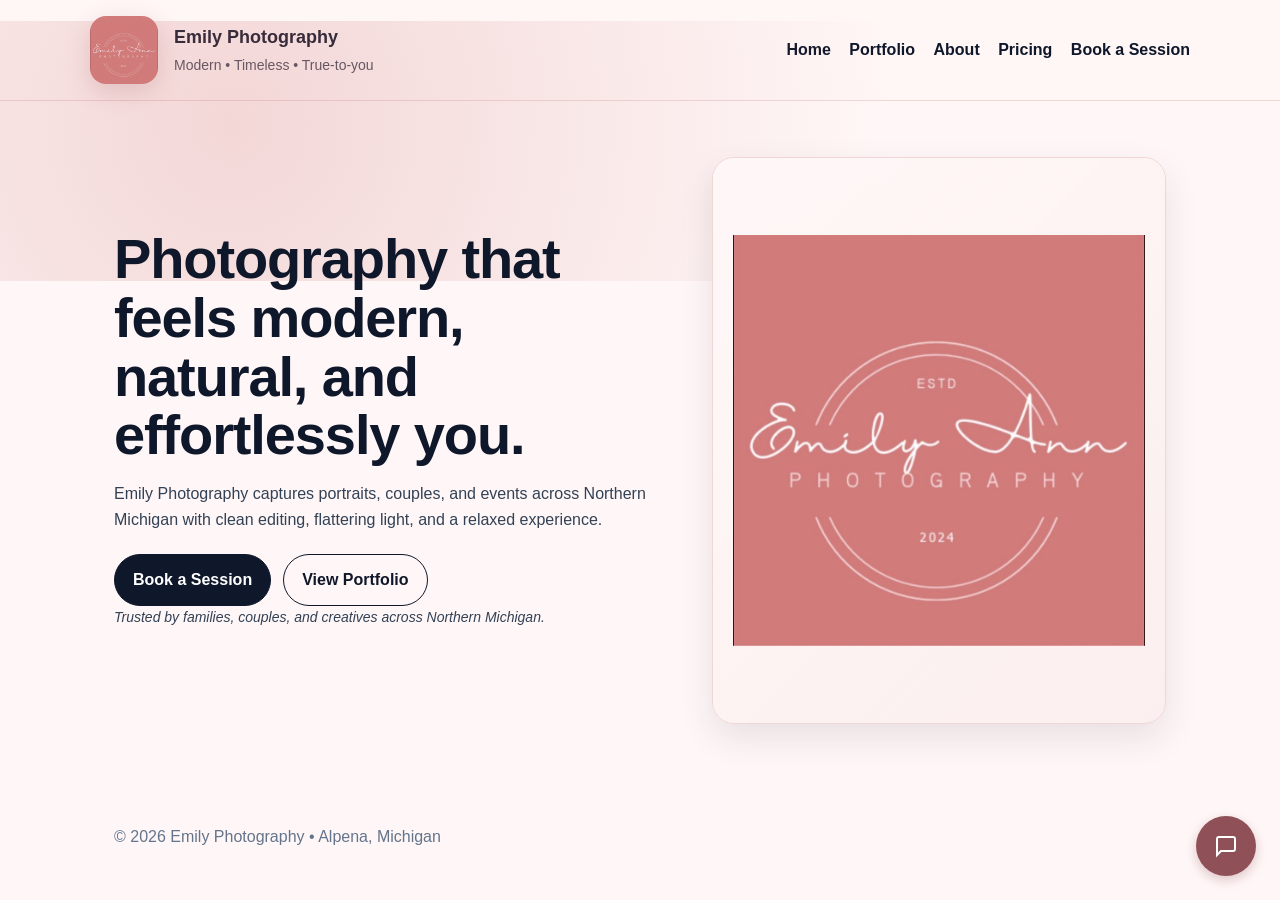
<file: index.html>
<!DOCTYPE html>
<html lang="en">

<head>
  <meta charset="UTF-8">
  <title>Emily Photography | Alpena, Michigan</title>
  <meta name="viewport" content="width=device-width, initial-scale=1.0">
  <link rel="stylesheet" href="styles.css?v=5">
  <link rel="stylesheet" href="chatbot.css">
</head>

<body>
  <a class="skip-link" href="#main">Skip to content</a>

<header>
  <div class="container nav">
    <a class="brand" href="index.html">
      <img
        class="brand__logo"
        src="images/branding/logo.png"
        alt="Emily Ann Photography logo"
      >
      <span class="brand__text">
        <strong>Emily Photography</strong>
        <small>Modern • Timeless • True-to-you</small>
      </span>
    </a>

    <button class="burger" type="button" aria-label="Toggle navigation" aria-controls="primary-nav" aria-expanded="false"><span></span></button>

    <nav id="primary-nav" class="navlinks" role="navigation">
      <a href="index.html" class="active">Home</a>
      <a href="portfolio.html">Portfolio</a>
      <a href="about.html">About</a>
      <a href="pricing.html">Pricing</a>
      <a href="book.html">Book a Session</a>
    </nav>
  </div>
</header>

<main id="main">

  <section class="hero">
    <div class="container hero-grid">
      <div class="hero-copy">
        <h1>Photography that feels modern, natural, and effortlessly you.</h1>

        <p>
          Emily Photography captures portraits, couples, and events across
          Northern Michigan with clean editing, flattering light, and a relaxed experience.
        </p>

        <div class="btnRow">
          <a class="btn dark" href="book.html">Book a Session</a>
          <a class="btn" href="portfolio.html">View Portfolio</a>
        </div>
        
        <p class="trust-line">Trusted by families, couples, and creatives across Northern Michigan.</p>
      </div>

      <div class="hero-media">
        <div class="slideshow">
          <img src="images/branding/logo.png" alt="Emily Ann Photography logo" class="slide active">
          <img src="images/portfolio/portraits/woman-1.jpg" alt="Portrait photography by Emily Photography" class="slide">
          <img src="images/portfolio/weddings/wedding-1.jpg" alt="Wedding photography by Emily Photography" class="slide">
          <img src="images/portfolio/portraits/woman-2.jpg" alt="Portrait photography by Emily Photography" class="slide">
          <img src="images/portfolio/weddings/wedding-3.jpg" alt="Wedding photography by Emily Photography" class="slide">
        </div>
      </div>
    </div>
  </section>

</main>

<footer>
  <div class="container">
    <p>© <span id="year"></span> Emily Photography • Alpena, Michigan</p>
  </div>
</footer>

<script>
  // set year
  document.getElementById("year").textContent = new Date().getFullYear();

  // accessible mobile nav toggle
  (function(){
    const burger = document.querySelector('.burger');
    const container = document.querySelector('.container.nav');
    if (!burger || !container) return;

    function update(open){
      burger.setAttribute('aria-expanded', String(open));
      container.classList.toggle('nav-open', !!open);
    }

    burger.addEventListener('click', ()=>{
      const open = burger.getAttribute('aria-expanded') === 'true';
      update(!open);
    });

    document.querySelectorAll('.navlinks a').forEach(a => a.addEventListener('click', ()=>{ update(false); }));

    document.addEventListener('keydown', (e)=>{ if (e.key === 'Escape' && container.classList.contains('nav-open')){ update(false); }});
  })();

  // Hero slideshow
  (function(){
    const slides = document.querySelectorAll('.slideshow .slide');
    if (slides.length === 0) return;
    
    let currentSlide = 0;
    
    function nextSlide() {
      slides[currentSlide].classList.remove('active');
      currentSlide = (currentSlide + 1) % slides.length;
      slides[currentSlide].classList.add('active');
    }
    
    // Change slide every 4 seconds
    setInterval(nextSlide, 4000);
  })();
</script> 

<script src="chatbot.js"></script>
</file>
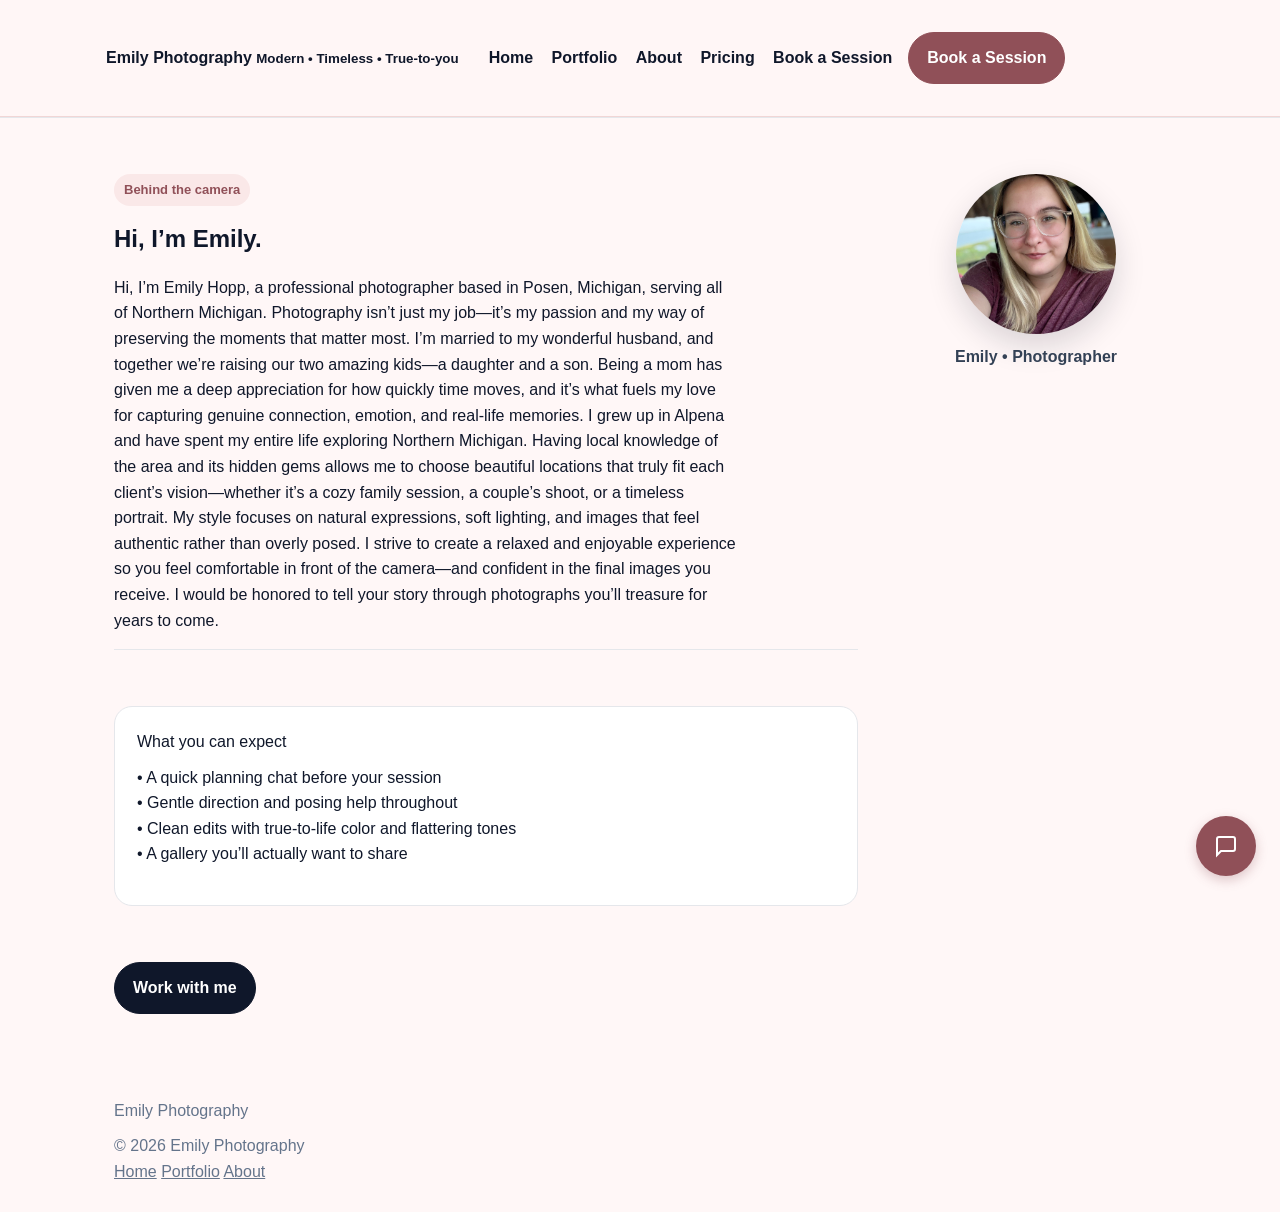
<file: about.html>
<!doctype html>
<html lang="en">
<head>
  <meta charset="utf-8" />
  <meta name="viewport" content="width=device-width, initial-scale=1" />
  <title>About | Emily Photography</title>
  <meta name="description" content="Meet Emily — a modern portrait photographer focused on a relaxed, guided experience." />
  <link rel="stylesheet" href="styles.css?v=4" />
  <link rel="stylesheet" href="chatbot.css" />
</head>
<body>
  <a class="skip-link" href="#main">Skip to content</a>

<header>
  <div class="container nav">
    <nav class="nav">
      <a class="brand" href="index.html" aria-label="Emily Photography home">
        <span class="mark" aria-hidden="true"></span>
        <span>Emily Photography <small>Modern • Timeless • True-to-you</small></span>
      </a>

      <button class="burger" type="button" aria-label="Toggle navigation" aria-controls="primary-nav" aria-expanded="false"><span></span></button>

      <div id="primary-nav" class="navlinks" role="navigation">
        <a href="index.html">Home</a>
        <a href="portfolio.html">Portfolio</a>
        <a class="active" href="about.html">About</a>
        <a href="pricing.html">Pricing</a>
        <a href="book.html">Book a Session</a>
      </div>

      <div class="nav-cta">
        <a class="btn btn-primary" href="book.html">Book a Session</a>
      </div>
    </nav>
  </div>
</header>

<main id="main">
  <section class="section">
    <div class="container grid two-col">
      <div>
        <span class="pill">Behind the camera</span>
        <h1 style="margin:14px 0 10px;">Hi, I’m Emily.</h1>
        <p style="color:var(--muted); max-width:70ch;">
Hi, I’m Emily Hopp, a professional photographer based in Posen, Michigan, serving all of Northern Michigan. Photography isn’t just my job—it’s my passion and my way of preserving the moments that matter most.

I’m married to my wonderful husband, and together we’re raising our two amazing kids—a daughter and a son. Being a mom has given me a deep appreciation for how quickly time moves, and it’s what fuels my love for capturing genuine connection, emotion, and real-life memories.

I grew up in Alpena and have spent my entire life exploring Northern Michigan. Having local knowledge of the area and its hidden gems allows me to choose beautiful locations that truly fit each client’s vision—whether it’s a cozy family session, a couple’s shoot, or a timeless portrait.

My style focuses on natural expressions, soft lighting, and images that feel authentic rather than overly posed. I strive to create a relaxed and enjoyable experience so you feel comfortable in front of the camera—and confident in the final images you receive.

I would be honored to tell your story through photographs you’ll treasure for years to come.
        </p>

        <div class="section tight">
          <div class="card pad">
            <div class="kicker">What you can expect</div>
            <p style="margin-top:10px;">
              • A quick planning chat before your session<br>
              • Gentle direction and posing help throughout<br>
              • Clean edits with true-to-life color and flattering tones<br>
              • A gallery you’ll actually want to share
            </p>
          </div>
        </div>

        <div class="hero-actions">
<a href="index.html#book" class="btn dark">Work with me</a>
        </div>
      </div>

      <div class="media">
        <!-- Replace with a headshot or behind-the-scenes photo -->
        <img src="images/homepage/about-emily.jpg" alt="Emily, photographer" />
        <div class="caption">Emily • Photographer</div>
      </div>
    </div>
  </section>
</main>

<footer>
  <div class="container footergrid">
    <div>
<div class="footerbrand">
  <span class="mark" aria-hidden="true"></span>
  <span>Emily Photography</span>
</div>
      <p style="margin:10px 0 0;">© <span id="year"></span> Emily Photography</p>
    </div>
    <div class="footerlinks">
<a href="index.html">Home</a>
<a href="portfolio.html">Portfolio</a>
<a href="about.html">About</a>
    </div>
  </div>
</footer>

<script>
  document.getElementById("year").textContent = new Date().getFullYear();

  (function(){
    const burger = document.querySelector('.burger');
    const container = document.querySelector('.container.nav');
    if (!burger || !container) return;
    function update(open){ burger.setAttribute('aria-expanded', String(open)); container.classList.toggle('nav-open', !!open); }
    burger.addEventListener('click', ()=>{ update(burger.getAttribute('aria-expanded') !== 'true'); });
    document.querySelectorAll('.navlinks a').forEach(a => a.addEventListener('click', ()=>{ update(false); }));
    document.addEventListener('keydown', (e)=>{ if (e.key === 'Escape' && container.classList.contains('nav-open')){ update(false); }});
  })();
</script>
<script src="chatbot.js"></script>
</body>
</html>
</file>
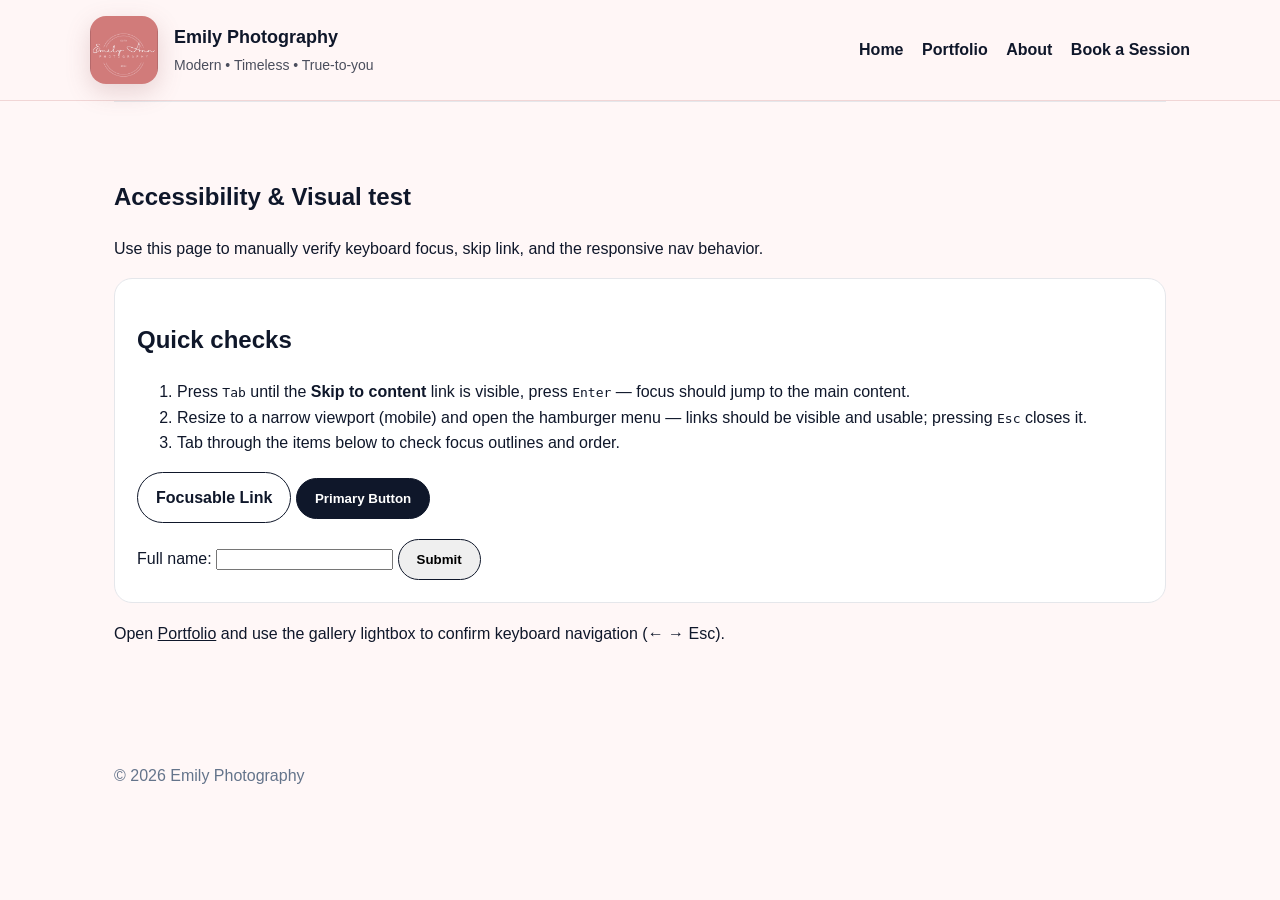
<file: accessibility-test.html>
<!doctype html>
<html lang="en">
<head>
  <meta charset="utf-8" />
  <meta name="viewport" content="width=device-width, initial-scale=1" />
  <title>Accessibility & Visual Test — Emily Photography</title>
  <link rel="stylesheet" href="styles.css?v=4" />
</head>
<body>
  <a class="skip-link" href="#main">Skip to content</a>

  <header>
    <div class="container nav">
      <a class="brand" href="index.html">
        <img class="brand__logo" src="images/branding/logo.png" alt="Emily Ann Photography logo">
        <span class="brand__text">
          <strong>Emily Photography</strong>
          <small>Modern • Timeless • True-to-you</small>
        </span>
      </a>

      <button class="burger" type="button" aria-label="Toggle navigation" aria-controls="primary-nav" aria-expanded="false"><span></span></button>

      <nav id="primary-nav" class="navlinks" role="navigation">
        <a href="index.html">Home</a>
        <a href="portfolio.html">Portfolio</a>
        <a href="about.html">About</a>
        <a href="book.html">Book a Session</a>
      </nav>
    </div>
  </header>

  <main id="main" class="container">
    <section class="section">
      <h1>Accessibility & Visual test</h1>
      <p>Use this page to manually verify keyboard focus, skip link, and the responsive nav behavior.</p>

      <div class="card pad">
        <h2>Quick checks</h2>
        <ol>
          <li>Press <kbd>Tab</kbd> until the <strong>Skip to content</strong> link is visible, press <kbd>Enter</kbd> — focus should jump to the main content.</li>
          <li>Resize to a narrow viewport (mobile) and open the hamburger menu — links should be visible and usable; pressing <kbd>Esc</kbd> closes it.</li>
          <li>Tab through the items below to check focus outlines and order.</li>
        </ol>

        <p>
          <a class="btn" href="#">Focusable Link</a>
          <button class="btn dark">Primary Button</button>
        </p>

        <form style="margin-top:12px;">
          <label>Full name: <input type="text" name="name" /></label>
          <button class="btn" type="submit">Submit</button>
        </form>

      </div>

      <div style="margin-top:18px;">
        <p>Open <a href="portfolio.html">Portfolio</a> and use the gallery lightbox to confirm keyboard navigation (← → Esc).</p>
      </div>

    </section>
  </main>

  <footer>
    <div class="container">
      <p>© <span id="year"></span> Emily Photography</p>
    </div>
  </footer>

<script>
  document.getElementById("year").textContent = new Date().getFullYear();

  // mobile nav toggle accessibility (same script used across site)
  (function(){
    const burger = document.querySelector('.burger');
    const container = document.querySelector('.container.nav');
    if (!burger || !container) return;
    function update(open){ burger.setAttribute('aria-expanded', String(open)); container.classList.toggle('nav-open', !!open); }
    burger.addEventListener('click', ()=>{ update(burger.getAttribute('aria-expanded') !== 'true'); });
    document.querySelectorAll('.navlinks a').forEach(a => a.addEventListener('click', ()=>{ update(false); }));
    document.addEventListener('keydown', (e)=>{ if (e.key === 'Escape' && container.classList.contains('nav-open')){ update(false); }});
  })();
</script>
</body>
</html>
</file>
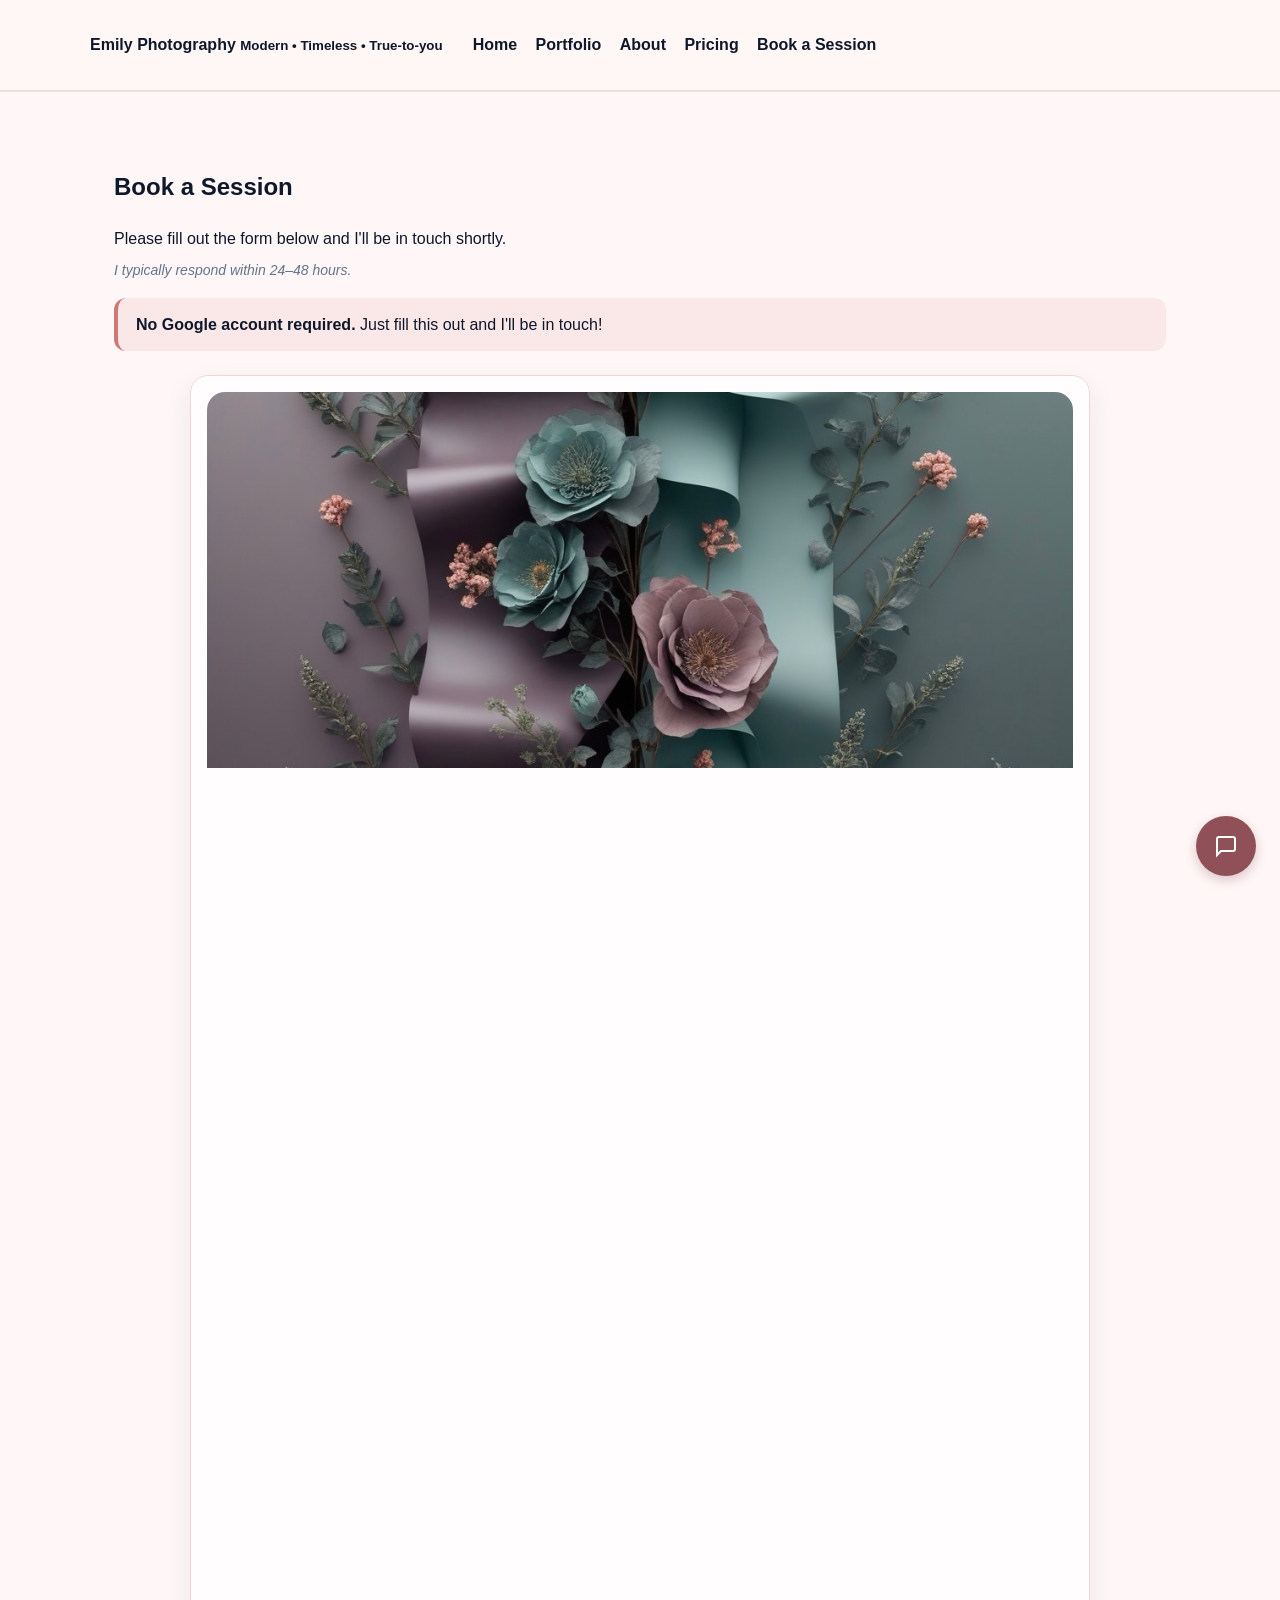
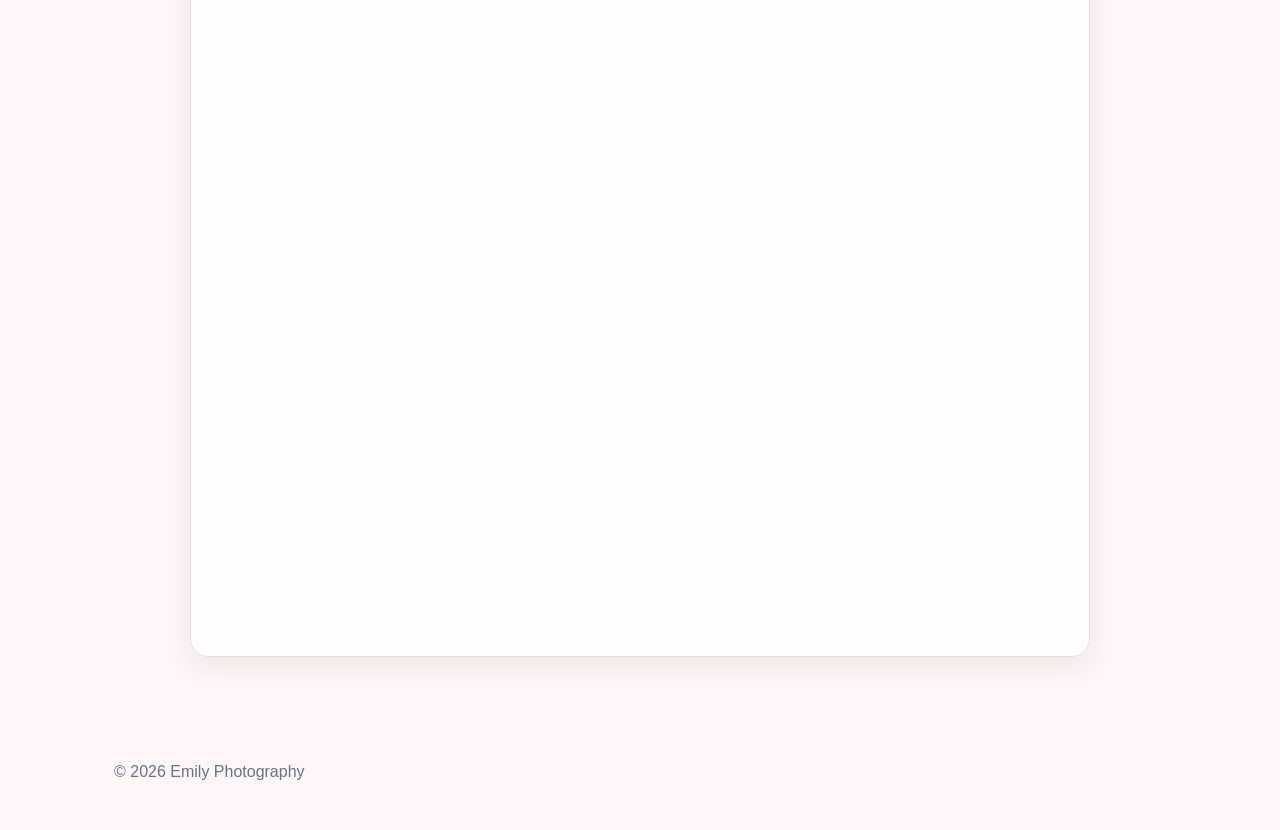
<file: book.html>
<!doctype html>
<html lang="en">
<head>
  <meta charset="utf-8" />
  <meta name="viewport" content="width=device-width, initial-scale=1" />
  <title>Book a Session | Emily Photography</title>
  <link rel="stylesheet" href="styles.css?v=5" />
  <link rel="stylesheet" href="chatbot.css" />
</head>
<body>
  <a class="skip-link" href="#main">Skip to content</a>

<header>
  <div class="container nav">
    <nav class="nav">
      <a class="brand" href="index.html" aria-label="Emily Photography home">
        <span>Emily Photography <small>Modern • Timeless • True-to-you</small></span>
      </a>

      <button class="burger" type="button" aria-label="Toggle navigation" aria-controls="primary-nav" aria-expanded="false"><span></span></button>

      <div id="primary-nav" class="navlinks" role="navigation" aria-label="Primary">
        <a href="index.html">Home</a>
        <a href="portfolio.html">Portfolio</a>
        <a href="about.html">About</a>
        <a href="pricing.html">Pricing</a>
        <a href="book.html">Book a Session</a>
      </div>
    </nav>
  </div>
</header>

<main id="main">
  <section class="section">
    <div class="container">
      <h1>Book a Session</h1>
      <p>Please fill out the form below and I'll be in touch shortly.</p>
      <p style="font-size: 14px; color: #64748b; margin-top: -8px;"><em>I typically respond within 24–48 hours.</em></p>
      
      <p style="background: rgba(208,120,120,.12); padding: 14px 18px; border-radius: 12px; border-left: 4px solid var(--brand-rose); margin-bottom: 24px;">
        <strong>No Google account required.</strong> Just fill this out and I'll be in touch!
      </p>
      <div class="formEmbed">        <img src="images/booking/form-header.jpg" alt="Decorative flower arrangement" style="width: 100%; display: block; border-radius: 18px 18px 0 0; margin-bottom: -4px;"><iframe src="https://docs.google.com/forms/d/e/1FAIpQLScd4EFH-3sNKVYzBAOEiXhfHDELiRGrvVAjnkmU3j-9_em-rw/viewform?embedded=true&emailAddress=Emily.hopp316@gmail.com" width="100%" height="1476" frameborder="0" marginheight="0" marginwidth="0">Loading…</iframe>
      </div>
    </div>
  </section>
</main>

<footer>
  <div class="container">
    <p style="margin:0; padding:18px 0; color:#64748b;">
      © <span id="year"></span> Emily Photography
    </p>
  </div>
</footer>

<script>
  document.getElementById("year").textContent = new Date().getFullYear();

  (function(){
    const burger = document.querySelector('.burger');
    const container = document.querySelector('.container.nav');
    if (!burger || !container) return;
    function update(open){ burger.setAttribute('aria-expanded', String(open)); container.classList.toggle('nav-open', !!open); }
    burger.addEventListener('click', ()=>{ update(burger.getAttribute('aria-expanded') !== 'true'); });
    document.querySelectorAll('.navlinks a').forEach(a => a.addEventListener('click', ()=>{ update(false); }));
    document.addEventListener('keydown', (e)=>{ if (e.key === 'Escape' && container.classList.contains('nav-open')){ update(false); }});
  })();
</script>

<script src="chatbot.js"></script>
</body>
</html>
</file>
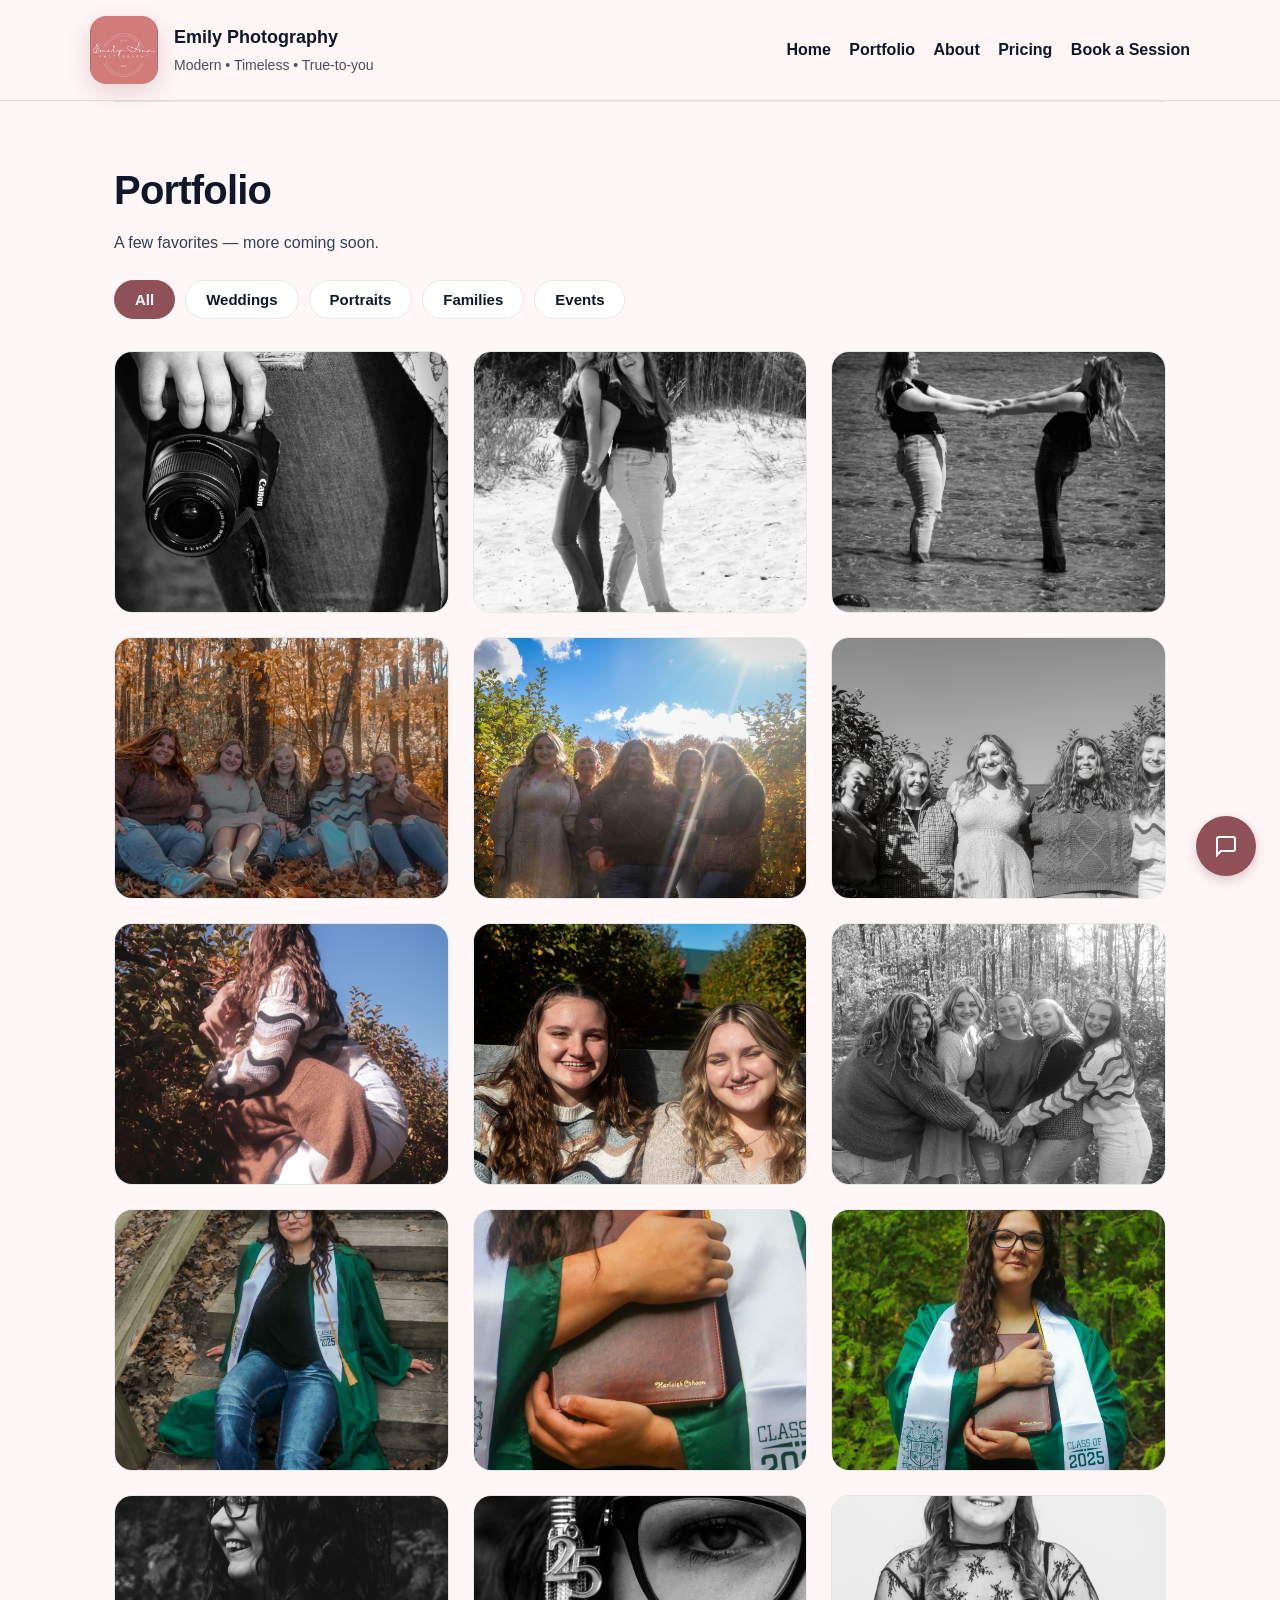
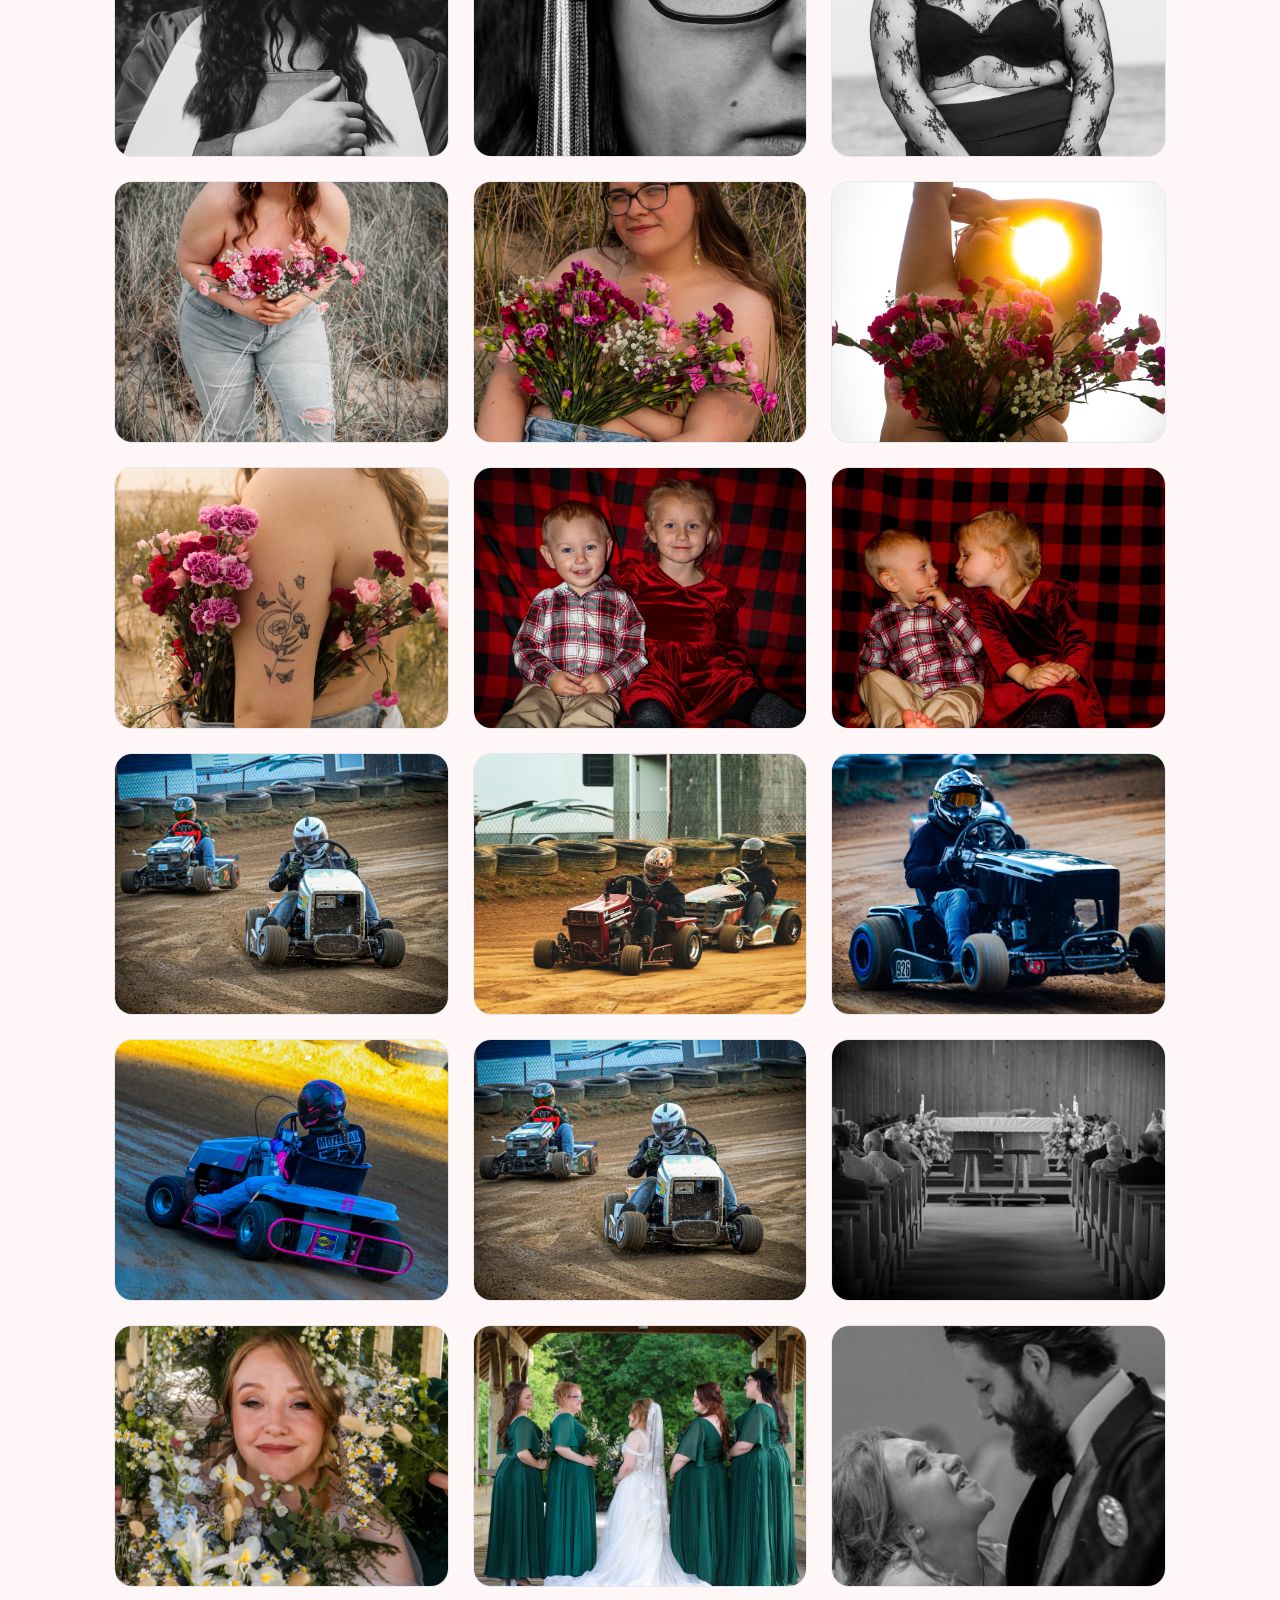
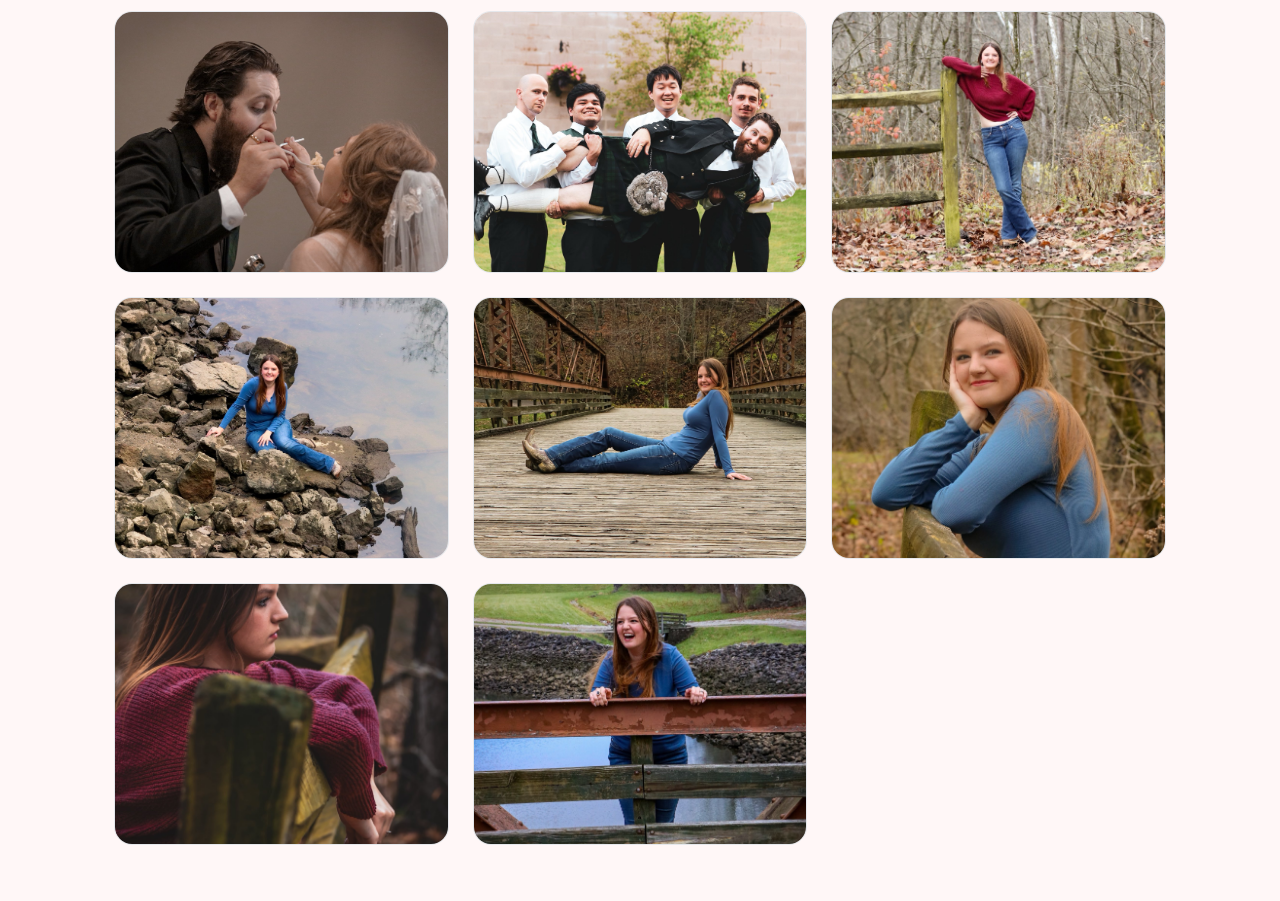
<file: portfolio.html>
<!doctype html>
<html lang="en">
<head>
  <meta charset="utf-8" />
  <meta name="viewport" content="width=device-width, initial-scale=1" />
  <title>Portfolio | Emily Photography</title>
  <link rel="stylesheet" href="styles.css?v=4" />
  <link rel="stylesheet" href="chatbot.css" />
</head>


<body>
  <a class="skip-link" href="#main">Skip to content</a>
<header>
  <div class="container nav">
    <a class="brand" href="index.html">
      <img class="brand__logo" src="images/branding/logo.png" alt="Emily Ann Photography logo">
      <span class="brand__text">
        <strong>Emily Photography</strong>
        <small>Modern • Timeless • True-to-you</small>
      </span>
    </a>

    <button class="burger" type="button" aria-label="Toggle navigation" aria-controls="primary-nav" aria-expanded="false"><span></span></button>

    <nav id="primary-nav" class="navlinks">
      <a href="index.html">Home</a>
      <a href="portfolio.html">Portfolio</a>
      <a href="about.html">About</a>
      <a href="pricing.html">Pricing</a>
      <a href="book.html">Book a Session</a>
    </nav>
  </div>
</header>

<main id="main" class="container">
  <section class="section">
    <h1 class="pageTitle">Portfolio</h1>
    <p class="pageSub">A few favorites — more coming soon.</p>

    <!-- Category Filter Tabs -->
    <div class="portfolio-filters">
      <button class="filter-btn active" data-category="all">All</button>
      <button class="filter-btn" data-category="weddings">Weddings</button>
      <button class="filter-btn" data-category="portraits">Portraits</button>
      <button class="filter-btn" data-category="families">Families</button>
      <button class="filter-btn" data-category="events">Events</button>
    </div>

    <!-- ✅ Required gallery container -->
    <div class="gallery" id="gallery"></div>
  </section>
</main>

<!-- ✅ Lightbox Modal -->
<div class="lightbox" id="lightbox" aria-hidden="true">
  <div class="lightbox__backdrop" data-close></div>

  <div class="lightbox__dialog" role="dialog" aria-modal="true" aria-label="Image preview">

    <button class="lightbox__back" type="button" data-close aria-label="Back to gallery">
      ← Back
    </button>

    <button class="lightbox__close" type="button" aria-label="Close (Esc)" data-close>
      &times;
    </button>

    <button class="lightbox__nav lightbox__nav--prev" type="button" aria-label="Previous (←)">
      &#10094;
    </button>

    <figure class="lightbox__figure">
      <img class="lightbox__img" id="lightboxImg" alt="">
      <figcaption class="lightbox__caption" id="lightboxCaption"></figcaption>
    </figure>

    <button class="lightbox__nav lightbox__nav--next" type="button" aria-label="Next (→)">
      &#10095;
    </button>

  </div>
</div>

<script>
(() => {
  // 👇 LIST ONLY FILES THAT ACTUALLY EXIST IN /images
  const imageFiles = [
    "portfolio/families/bw-1.jpg",

    "portfolio/portraits/friendship-1.jpg",
    "portfolio/portraits/friendship-2.jpg",
    "portfolio/portraits/friends_1.JPG",
    "portfolio/portraits/friends_2.JPG",
    "portfolio/portraits/friends_3.JPG",
    "portfolio/portraits/friends_4.JPG",
    "portfolio/portraits/friends_5.JPG",
    "portfolio/portraits/friends_6.JPG",

    "portfolio/portraits/harleigh_1.JPG",
    "portfolio/portraits/harleigh_2.JPG",
    "portfolio/portraits/harleigh_3.JPG",
    "portfolio/portraits/harleigh_4.JPG",
    "portfolio/portraits/harleigh_5.JPG",

    "portfolio/portraits/1_1.JPG",
    "portfolio/portraits/1_2.JPG",
    "portfolio/portraits/1_3.JPG",
    "portfolio/portraits/1_4.JPG",
    "portfolio/portraits/1_5.JPG",

    "portfolio/families/kids-1.jpg",
    "portfolio/families/kids-2.jpg",

    "portfolio/events/racer-1.jpg",
    "portfolio/events/racer-2.jpg",
    "portfolio/events/racer-3.jpg",
    "portfolio/events/racer-4.jpg",

    "portfolio/events/racing-1.jpg",

    "portfolio/weddings/wedding-1.jpg",
    "portfolio/weddings/wedding-2.jpg",
    "portfolio/weddings/wedding-3.jpg",
    "portfolio/weddings/wedding-4.jpg",
    "portfolio/weddings/wedding-5.jpg",
    "portfolio/weddings/wedding-6.jpg",

    "portfolio/portraits/woman-1.jpg",
    "portfolio/portraits/woman-2.jpg",
    "portfolio/portraits/woman-3.jpg",
    "portfolio/portraits/woman-4.jpg",
    "portfolio/portraits/woman-5.jpg",
    "portfolio/portraits/woman-6.jpg"
  ];

  const gallery = document.getElementById("gallery");
  const lightbox = document.getElementById("lightbox");
  const lightboxImg = document.getElementById("lightboxImg");
  const lightboxCaption = document.getElementById("lightboxCaption");

  if (!gallery) return console.error("Missing #gallery element");
  if (!lightbox || !lightboxImg || !lightboxCaption) {
    return console.error("Missing lightbox elements (#lightbox, #lightboxImg, #lightboxCaption)");
  }

  let currentIndex = 0;
  let lastTriggerEl = null;
  let currentCategory = "all";

  // Build gallery
  function buildGallery(category = "all") {
    gallery.innerHTML = "";
    let visibleIndex = 0;
    
    imageFiles.forEach((file, i) => {
      // Extract category from path (e.g., "portfolio/weddings/..." -> "weddings")
      const fileCategory = file.split('/')[1];
      
      // Skip if filtering and doesn't match category
      if (category !== "all" && fileCategory !== category) return;

      const src = "images/" + file;

      const tile = document.createElement("a");
      tile.className = "tile";
      tile.href = src;
      tile.dataset.index = String(i);
      tile.dataset.category = fileCategory;

      const img = document.createElement("img");
      img.src = src;
      img.alt = "Photography by Emily";
      img.loading = "lazy";

      tile.appendChild(img);
      gallery.appendChild(tile);
      visibleIndex++;
    });
  }

  // Initial gallery build
  buildGallery();

  // Category filter functionality
  const filterButtons = document.querySelectorAll(".filter-btn");
  filterButtons.forEach(btn => {
    btn.addEventListener("click", () => {
      // Update active state
      filterButtons.forEach(b => b.classList.remove("active"));
      btn.classList.add("active");
      
      // Filter gallery
      const category = btn.dataset.category;
      currentCategory = category;
      buildGallery(category);
    });
  });

  function openLightbox(index) {
    currentIndex = index;

    const file = imageFiles[currentIndex];
    const src = "images/" + file;

    lightboxImg.src = src;
    lightboxImg.alt = "Photography by Emily";
    lightboxCaption.textContent = ""; // optional: set a caption if you want

    lightbox.classList.add("is-open");
    lightbox.setAttribute("aria-hidden", "false");

    // Focus Back button (best for keyboard users), otherwise Close button
    const backBtn = lightbox.querySelector(".lightbox__back");
    const closeBtn = lightbox.querySelector(".lightbox__close");
    (backBtn || closeBtn)?.focus();

    // Prevent background scroll
    document.body.style.overflow = "hidden";
  }

  function closeLightbox() {
    lightbox.classList.remove("is-open");
    lightbox.setAttribute("aria-hidden", "true");

    lightboxImg.src = "";
    lightboxCaption.textContent = "";

    document.body.style.overflow = "";

    // Return focus to the tile that opened the lightbox
    if (lastTriggerEl && typeof lastTriggerEl.focus === "function") {
      lastTriggerEl.focus();
    }
  }

  function showNext(delta) {
    currentIndex = (currentIndex + delta + imageFiles.length) % imageFiles.length;
    const src = "images/" + imageFiles[currentIndex];
    lightboxImg.src = src;
  }

  // Open on tile click (prevent navigating to image file)
  gallery.addEventListener("click", (e) => {
    const tile = e.target.closest("a.tile");
    if (!tile) return;

    e.preventDefault();
    lastTriggerEl = tile;

    const index = Number(tile.dataset.index);
    openLightbox(Number.isFinite(index) ? index : 0);
  });

  // Close on anything with data-close (backdrop, ← Back, ×)
  lightbox.addEventListener("click", (e) => {
    const closeEl = e.target.closest("[data-close]");
    if (closeEl) closeLightbox();
  });

  // Prev/Next buttons
  lightbox.querySelector(".lightbox__nav--prev")?.addEventListener("click", () => showNext(-1));
  lightbox.querySelector(".lightbox__nav--next")?.addEventListener("click", () => showNext(1));

  // Keyboard support: Esc closes; arrows navigate
  document.addEventListener("keydown", (e) => {
    if (!lightbox.classList.contains("is-open")) return;

    if (e.key === "Escape") closeLightbox();
    if (e.key === "ArrowLeft") showNext(-1);
    if (e.key === "ArrowRight") showNext(1);
  });
})();

// mobile nav accessibility
(function(){
  const burger = document.querySelector('.burger');
  const container = document.querySelector('.container.nav');
  if (!burger || !container) return;
  function update(open){ burger.setAttribute('aria-expanded', String(open)); container.classList.toggle('nav-open', !!open); }
  burger.addEventListener('click', ()=>{ update(burger.getAttribute('aria-expanded') !== 'true'); });
  document.querySelectorAll('.navlinks a').forEach(a => a.addEventListener('click', ()=>{ update(false); }));
  document.addEventListener('keydown', (e)=>{ if (e.key === 'Escape' && container.classList.contains('nav-open')){ update(false); }});
})();
</script>

<script src="chatbot.js"></script>
</body>
</html>
</file>
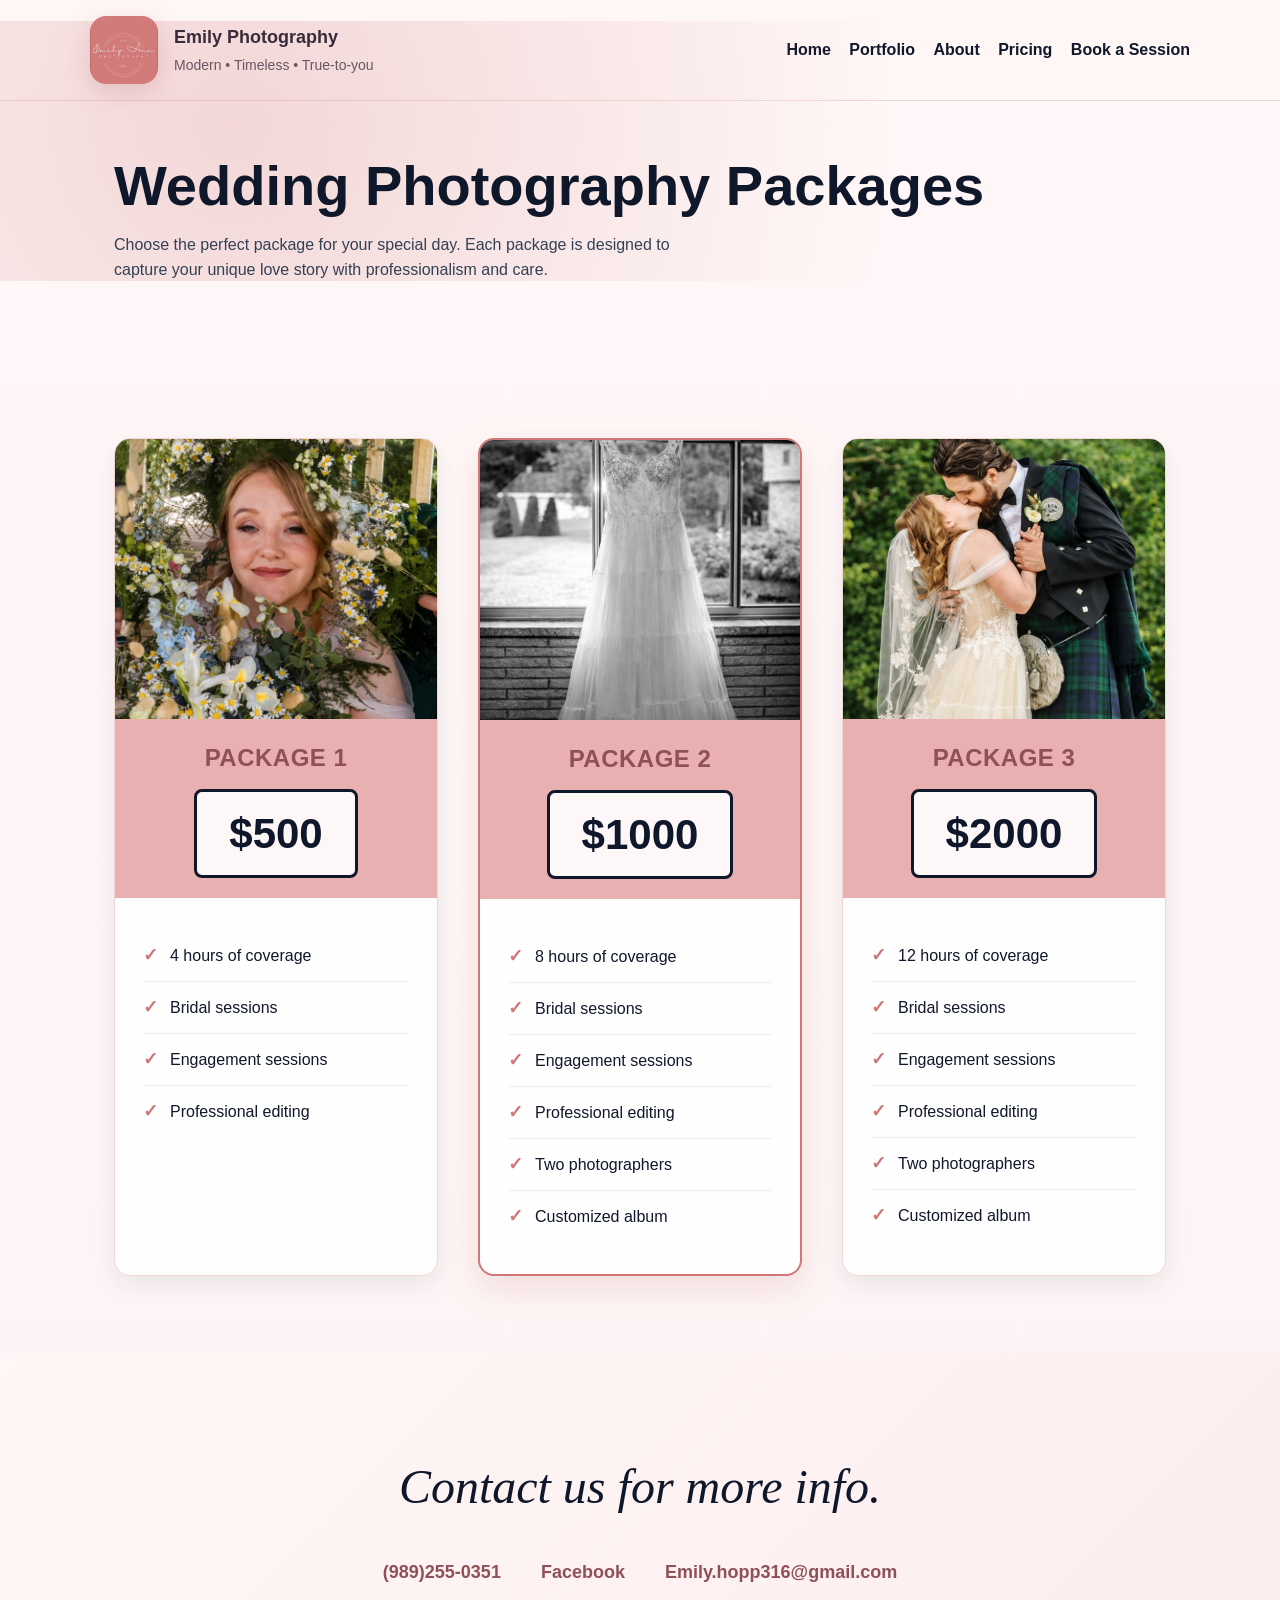
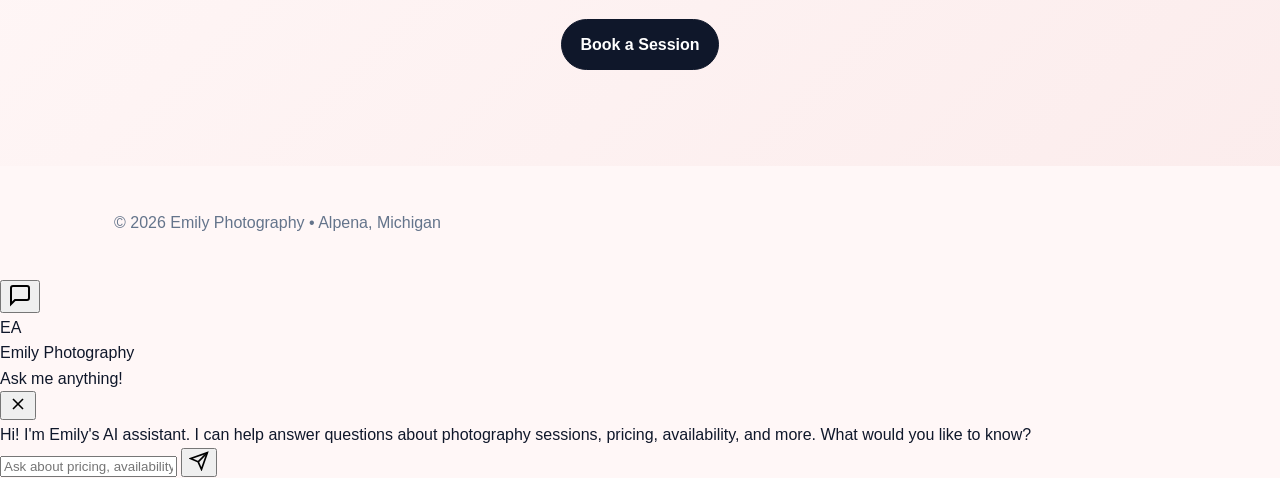
<file: pricing.html>
<!DOCTYPE html>
<html lang="en">

<head>
  <meta charset="UTF-8">
  <title>Wedding Photography Packages | Emily Photography</title>
  <meta name="viewport" content="width=device-width, initial-scale=1.0">
  <link rel="stylesheet" href="styles.css?v=5">
</head>

<body>
  <a class="skip-link" href="#main">Skip to content</a>

<header>
  <div class="container nav">
    <a class="brand" href="index.html">
      <img
        class="brand__logo"
        src="images/branding/logo.png"
        alt="Emily Ann Photography logo"
      >
      <span class="brand__text">
        <strong>Emily Photography</strong>
        <small>Modern • Timeless • True-to-you</small>
      </span>
    </a>

    <button class="burger" type="button" aria-label="Toggle navigation" aria-controls="primary-nav" aria-expanded="false"><span></span></button>

    <nav id="primary-nav" class="navlinks" role="navigation">
      <a href="index.html">Home</a>
      <a href="portfolio.html">Portfolio</a>
      <a href="about.html">About</a>
      <a href="pricing.html" class="active">Pricing</a>
      <a href="book.html">Book a Session</a>
    </nav>
  </div>
</header>

<main id="main">

  <section class="hero">
    <div class="container">
      <h1>Wedding Photography Packages</h1>
      <p>Choose the perfect package for your special day. Each package is designed to capture your unique love story with professionalism and care.</p>
    </div>
  </section>

  <section class="pricing-section">
    <div class="container">
      <div class="pricing-grid">
        
        <!-- Package 1 -->
        <div class="pricing-card">
          <div class="pricing-card__image">
            <img src="images/homepage/package1.jpg" alt="Bride with flower crown and daisy bouquet">
          </div>
          <div class="pricing-card__header">
            <h2>Package 1</h2>
            <div class="pricing-card__price">$500</div>
          </div>
          <ul class="pricing-card__features">
            <li>4 hours of coverage</li>
            <li>Bridal sessions</li>
            <li>Engagement sessions</li>
            <li>Professional editing</li>
          </ul>
        </div>

        <!-- Package 2 -->
        <div class="pricing-card pricing-card--featured">
          <div class="pricing-card__image">
            <img src="images/homepage/package2.jpg" alt="Wedding dress hanging in window">
          </div>
          <div class="pricing-card__header">
            <h2>Package 2</h2>
            <div class="pricing-card__price">$1000</div>
          </div>
          <ul class="pricing-card__features">
            <li>8 hours of coverage</li>
            <li>Bridal sessions</li>
            <li>Engagement sessions</li>
            <li>Professional editing</li>
            <li>Two photographers</li>
            <li>Customized album</li>
          </ul>
        </div>

        <!-- Package 3 -->
        <div class="pricing-card">
          <div class="pricing-card__image">
            <img src="images/homepage/package3.jpg" alt="Wedding couple kissing">
          </div>
          <div class="pricing-card__header">
            <h2>Package 3</h2>
            <div class="pricing-card__price">$2000</div>
          </div>
          <ul class="pricing-card__features">
            <li>12 hours of coverage</li>
            <li>Bridal sessions</li>
            <li>Engagement sessions</li>
            <li>Professional editing</li>
            <li>Two photographers</li>
            <li>Customized album</li>
          </ul>
        </div>

      </div>
    </div>
  </section>

  <section class="cta-section">
    <div class="container">
      <h2 class="cta-section__title">Contact us for more info.</h2>
      <div class="cta-section__contact">
        <a href="tel:989-255-0351" class="contact-link">(989)255-0351</a>
        <a href="https://facebook.com" class="contact-link" target="_blank" rel="noopener noreferrer">Facebook</a>
        <a href="mailto:Emily.hopp316@gmail.com" class="contact-link">Emily.hopp316@gmail.com</a>
      </div>
      <div class="btnRow" style="margin-top: 32px; justify-content: center;">
        <a class="btn dark" href="book.html">Book a Session</a>
      </div>
    </div>
  </section>

</main>

<footer>
  <div class="container">
    <p>© <span id="year"></span> Emily Photography • Alpena, Michigan</p>
  </div>
</footer>

<script>
  // set year
  document.getElementById("year").textContent = new Date().getFullYear();

  // accessible mobile nav toggle
  (function(){
    const burger = document.querySelector('.burger');
    const container = document.querySelector('.container.nav');
    if (!burger || !container) return;

    function update(open){
      burger.setAttribute('aria-expanded', String(open));
      container.classList.toggle('nav-open', !!open);
    }

    burger.addEventListener('click', ()=>{
      const open = burger.getAttribute('aria-expanded') === 'true';
      update(!open);
    });

    document.querySelectorAll('.navlinks a').forEach(a => a.addEventListener('click', ()=>{ update(false); }));

    document.addEventListener('keydown', (e)=>{ if (e.key === 'Escape' && container.classList.contains('nav-open')){ update(false); }});
  })();
</script> 

<script src="chatbot.js"></script>
</file>
<file: styles.css>
/* base */
*{ box-sizing: border-box; }

:root{
  /* pulled from your logo */
  --brand-rose:  #D07878;
  --brand-mauve: #905058;
  --brand-blush: #E8B0B0;
  --ink:   #0f172a;
  --paper: #fff7f7;
  --line:  #f1d6d6;
}

body{
  margin:0;
  font-family:-apple-system,BlinkMacSystemFont,"Segoe UI",Roboto,Helvetica,Arial,sans-serif;
  color: var(--ink);
  background: var(--paper);
  line-height:1.6;
}

a{ color: inherit; }

/* Header polish */
header{
  background: rgba(255, 247, 247, .9);
  border-bottom: 1px solid var(--line);
}

/* Brand layout with logo */
.brand{
  display:flex;
  align-items:center;
  gap:16px;
  text-decoration:none;
  color:inherit;
  font-weight:700;
}
.brand__logo{
  width:68px;
  height:68px;
  border-radius:16px;
  object-fit:cover;
  box-shadow: 0 8px 24px rgba(144, 80, 88, .22);
}
.brand__text strong{ display:block; font-weight:800; font-size:18px; }
.brand__text small{
  display:block;
  opacity:.75;
  margin-top:2px;
  font-weight:500;
  color:#64748b;
  font-size:14px;
}

/* Nav */
.container{ max-width:1100px; margin:0 auto; padding:0 24px; }

.nav{
  display:flex;
  align-items:center;
  justify-content:space-between;
  gap:16px;
  padding:16px 0;
}

.navlinks a{
  margin-left:14px;
  text-decoration:none;
  color: var(--ink);
  font-weight:600;
}
.navlinks a:hover{ text-decoration:underline; }

/* Buttons */
.btnRow{ display:flex; gap:12px; flex-wrap:wrap; }

.btn{
  display:inline-flex;
  align-items:center;
  justify-content:center;
  padding:12px 18px;
  border-radius:999px;
  border:1px solid var(--ink);
  text-decoration:none;
  font-weight:700;
  transition: transform .18s ease, box-shadow .18s ease, background-color .18s ease, color .18s ease, border-color .18s ease;
}
.btn.dark{ background: var(--ink); color:#fff; }
.btn:hover{ transform: translateY(-1px); }

/* Trust line */
.trust-line{
  margin-top: 18px;
  font-size: 14px;
  color: #64748b;
  font-style: italic;
}

/* Optional themed buttons (if you ever use them) */
/* Support both class formats: .btn.primary (used in some HTML) and .btn-primary (used in CSS) */
.btn.primary,
.btn-primary{
  background: var(--brand-mauve);
  color:#fff;
  border:1px solid var(--brand-mauve);
}
.btn.primary:hover,
.btn-primary:hover{ filter: brightness(.95); }

/* Secondary (both class formats) */
.btn.secondary,
.btn-secondary{
  background: transparent;
  color: var(--brand-mauve);
  border: 1px solid rgba(144,80,88,.35);
}
.btn.secondary:hover,
.btn-secondary:hover{ background: rgba(208,120,120,.10); }

/* =============================
   HERO SECTION
============================= */

/* Hero base */
.hero{
  position: relative;
  padding: clamp(28px, 5vw, 56px) 0;
}

/* Subtle rose glow behind hero area */
.hero::before{
  content:"";
  position:absolute;
  inset:-80px -40px auto -40px;
  height:260px;
  background: radial-gradient(
    circle at 20% 40%,
    rgba(208,120,120,.25),
    transparent 60%
  );
  pointer-events:none;
  z-index:0; /* keep glow behind content */
}

/* Lift hero content above glow so everything is clickable */
.hero > *{
  position: relative;
  z-index: 1;
}

/* Hero grid layout */
.hero-grid {
  display: grid;
  grid-template-columns: 1.1fr 0.9fr;
  gap: clamp(18px, 4vw, 44px);
  align-items: center;
}

/* Hero copy styles */
.hero-copy h1 {
  margin: 0 0 14px;
  font-size:56px;
  line-height: 1.05;
  letter-spacing: -0.02em;
  position: relative;
  z-index: 1;
}

.hero-copy p {
  margin: 0 0 22px;
  max-width: 54ch;
  color:#334155;
}

/* Fallback for non-grid hero h1 and p */
.hero h1{
  font-size:56px;
  line-height:1.05;
  margin:0 0 16px;
  position: relative;
  z-index: 1;
}

.hero p{
  max-width:64ch;
  color:#334155;
  margin:0 0 22px;
}

/* Hero image card */
.hero-media {
  border-radius: 22px;
  overflow: hidden;
  border: 1px solid var(--line);
  box-shadow: 0 14px 34px rgba(15, 23, 42, 0.10);
  background: rgba(255, 255, 255, 0.35);
}

.hero-media img {
  width: 100%;
  height: auto;
  display: block;
  aspect-ratio: 4 / 5;
  object-fit: cover;
}

/* Slideshow */
.slideshow {
  position: relative;
  width: 100%;
  height: 100%;
}

.slideshow .slide {
  position: absolute;
  top: 0;
  left: 0;
  width: 100%;
  height: 100%;
  opacity: 0;
  transition: opacity 1s ease-in-out;
}

.slideshow .slide.active {
  position: relative;
  opacity: 1;
}

/* Logo image in slideshow - use contain instead of cover */
.slideshow .slide[src*="logo"] {
  object-fit: contain;
  background: linear-gradient(135deg, var(--paper) 0%, rgba(232,176,176,0.15) 100%);
  padding: 20px;
}

/* Eye-catch: highlight the word "you" in the hero headline */
.hero .accent{
  position: relative;
  display: inline-block;
  z-index: 1;
}

.hero .accent::after{
  content:"";
  position:absolute;
  left:-6px;
  right:-6px;
  bottom:.05em;
  height:.42em;
  background: linear-gradient(
    90deg,
    rgba(208,120,120,.55),
    rgba(232,176,176,.70)
  );
  border-radius: 999px;
  z-index: 0;
  transform: scaleX(0);
  transform-origin: left;
  animation: underlineIn .8s ease-out .25s forwards;
}

@keyframes underlineIn{
  to{ transform: scaleX(1); }
}

/* Hero entrance animations */
.hero h1,
.hero p,
.hero .btnRow{
  opacity: 0;
  transform: translateY(12px);
  animation: heroFadeUp .7s ease-out forwards;
}

.hero p{ animation-delay: .12s; }
.hero .btnRow{ animation-delay: .22s; }

@keyframes heroFadeUp{
  to{ opacity: 1; transform: translateY(0); }
}

.hero .accent::after{
  animation: underlineIn .7s ease-out .45s both;
}

/* Responsive: stack grid on mobile */
@media (max-width: 900px) {
  .hero-grid {
    grid-template-columns: 1fr;
  }

  .hero-media {
    order: 2;
  }
}

@media (prefers-reduced-motion: reduce){
  .hero .accent::after{ animation: none; transform: scaleX(1); }
  .hero h1,
  .hero p,
  .hero .btnRow{
    animation: none;
    opacity: 1;
    transform: translateY(0);
  }
}

/* Sections */
.section{
  padding:56px 0;
  border-top:1px solid #e5e7eb;
}

.card{
  border:1px solid #e5e7eb;
  border-radius:18px;
  background:#fff;
}
.pad{ padding:22px; }

/* Footer */
footer{ padding:28px 0; color:#64748b; }

/* ---------- Portfolio Gallery ---------- */
.pageTitle{ margin:0 0 8px; font-size:40px; letter-spacing:-0.02em; }
.pageSub{ margin:0 0 22px; color:#334155; }

/* Portfolio filter buttons */
.portfolio-filters{
  display: flex;
  gap: 10px;
  flex-wrap: wrap;
  margin-top: 24px;
  padding-bottom: 8px;
}

.filter-btn{
  padding: 10px 20px;
  border: 1px solid #e5e7eb;
  background: white;
  border-radius: 999px;
  font-weight: 600;
  font-size: 15px;
  cursor: pointer;
  transition: all 0.2s ease;
  color: var(--ink);
}

.filter-btn:hover{
  background: rgba(208,120,120,.08);
  border-color: var(--brand-rose);
}

.filter-btn.active{
  background: var(--brand-mauve);
  color: white;
  border-color: var(--brand-mauve);
}

.gallery{
  display:grid;
  grid-template-columns:repeat(auto-fill, minmax(260px, 1fr));
  gap:24px;
  margin-top:24px;
  align-items:start;
}

.gallery .tile{
  border-radius:18px;
  overflow:hidden;
  border:1px solid #e5e7eb;
  background:#fff;
  transform: translateY(0);
  transition: transform .18s ease, box-shadow .18s ease, border-color .18s ease;
  box-shadow: 0 0 0 rgba(0,0,0,0);
}

.gallery .tile img{
  width:100%;
  height:260px;
  object-fit:cover;
  display:block;
  transform: scale(1);
  transition: transform .25s ease;
}

.gallery .tile:hover{
  transform: translateY(-2px);
  border-color:#dbe3ee;
  box-shadow: 0 12px 30px rgba(15, 23, 42, 0.12);
}

.gallery .tile:hover img{ transform: scale(1.04); }

/* Better mobile grid */
@media (max-width: 760px){
  .gallery{ grid-template-columns: repeat(2, minmax(0, 1fr)); gap:14px; }
  .gallery .tile img{ height:180px; }
}
@media (max-width: 420px){
  .gallery{ grid-template-columns: 1fr; }
  .gallery .tile img{ height:220px; }
}

/* Lightbox */
.no-scroll{ overflow:hidden; }

.lightbox{
  display:none;
  position:fixed;
  inset:0;
  z-index:9999;
}
.lightbox.is-open{ display:block; }

/* Backdrop */
.lightbox__backdrop{
  position:absolute;
  inset:0;
  background: rgba(0,0,0,.72);
}

/* Dialog (modal panel) */
.lightbox__dialog{
  position: relative;
  max-width: min(1100px, 92vw);
  max-height: 90vh;
  margin: 5vh auto;
  border-radius: 18px;
  overflow: hidden;
  background: rgba(0,0,0,.35);
  backdrop-filter: blur(8px);
  outline: none;
}

/* Figure / image */
.lightbox__figure{ margin:0; }

.lightbox__img{
  display:block;
  width:100%;
  height:auto;
  max-height: 90vh;
  object-fit: contain;
}

/* Optional caption */
.lightbox__caption{
  padding: 10px 14px;
  color: rgba(255,255,255,.85);
  font-size: 14px;
}

/* Top controls */
.lightbox__back,
.lightbox__close{
  position:absolute;
  top:12px;
  z-index:2;
  border:0;
  border-radius:999px;
  padding:10px 14px;
  font-size:14px;
  cursor:pointer;
}

.lightbox__back{ left:12px; }
.lightbox__close{
  right:12px;
  width:42px;
  height:42px;
  border-radius:999px;
  font-size:22px;
  line-height:1;
}

/* Keyboard focus */
.lightbox__back:focus-visible,
.lightbox__close:focus-visible,
.lightbox__nav:focus-visible{
  outline:3px solid currentColor;
  outline-offset:3px;
}

/* Prev/Next arrows */
.lightbox__nav{
  position:absolute;
  top:50%;
  transform: translateY(-50%);
  z-index:2;
  border:0;
  width:44px;
  height:44px;
  border-radius:999px;
  font-size:26px;
  cursor:pointer;
}

.lightbox__nav--prev{ left:12px; }
.lightbox__nav--next{ right:12px; }

/* Button styling (Back / Close / Nav) */
.lightbox__back,
.lightbox__close,
.lightbox__nav{
  background: rgba(255,255,255,.92);
  color: var(--ink);
}
.lightbox__back:hover,
.lightbox__close:hover,
.lightbox__nav:hover{ background: rgba(255,255,255,1); }

/* Give arrows space on small screens */
@media (max-width: 520px){
  .lightbox__nav--prev{ left:8px; }
  .lightbox__nav--next{ right:8px; }
  .lightbox__back{ left:8px; }
  .lightbox__close{ right:8px; }
}

/* About page portrait */
.media{
  display:flex;
  flex-direction:column;
  align-items:center;
  gap:10px;
}

.media img{
  width:160px;
  height:160px;
  border-radius:50%;
  object-fit:cover;
  display:block;
  box-shadow: 0 12px 30px rgba(15,23,42,.15);
}

.media .caption{
  font-weight:700;
  color:#334155;
}

/* Pills (small label) */
.pill{
  display:inline-block;
  padding:6px 10px;
  border-radius:999px;
  background: rgba(208,120,120,.12);
  color: var(--brand-mauve);
  font-weight:700;
  font-size:13px;
}

/* Form embed */
.formEmbed iframe{
  width:100%;
  min-height:800px;
  height:auto;
  border:0;
}

/* Skip link (accessible) */
.skip-link{
  position: absolute;
  left: -999px;
  top: auto;
  width: 1px;
  height: 1px;
  overflow: hidden;
}
.skip-link:focus{
  left: 16px;
  top: 16px;
  width: auto;
  height: auto;
  padding: 8px 12px;
  background: #fff;
  border-radius: 6px;
  box-shadow: 0 6px 18px rgba(15,23,42,.12);
  z-index: 10000;
}

/* Burger button */
.burger{
  display:none;
  align-items:center;
  justify-content:center;
  width:40px;
  height:40px;
  border-radius:8px;
  cursor:pointer;
  border:1px solid transparent;
  background:transparent;
}
.burger span{ display:block; width:18px; height:2px; background:var(--ink); position:relative; }
.burger span::before,
.burger span::after{ content:''; position:absolute; left:0; right:0; height:2px; background:var(--ink); }
.burger span::before{ top:-6px; }
.burger span::after{ top:6px; }

@media (max-width: 760px){
  .container.nav{ position:relative; }
  .burger{ display:flex; }

  /* Hide nav links by default, show as stacked panel when toggled */
  .navlinks{
    display:none;
    position:absolute;
    top:100%;
    left:0;
    right:0;
    background:var(--paper);
    padding:16px;
    flex-direction:column;
    gap:8px;
    border-bottom-left-radius:12px;
    border-bottom-right-radius:12px;
    border:1px solid #eaeaea;
    z-index: 100;
  }

  /* Show nav when the container has .nav-open */
  .container.nav.nav-open .navlinks{ display:flex; }

  .navlinks a{ margin:0; padding:10px 12px; border-radius:8px; }
}

/* Ensure focus-visible outlines for burger */
.burger:focus-visible{ outline:3px solid currentColor; outline-offset:3px; }

/* Brand small contrast fix */
.brand__text small{ color: var(--ink); }

/* Ensure focus-visible outlines for burger */
.burger:focus-visible{ outline:3px solid currentColor; outline-offset:3px; }
@media (max-width: 760px){
  .formEmbed iframe{ height:1250px; }
}

/* Two-column layout (About page) */
.grid{
  display:grid;
  gap:48px;
  width:100%;
}

.two-col{
  display:grid;
  grid-template-columns: 1fr 260px;
  align-items:start;
  gap:48px;
}

@media (max-width: 900px){
  .two-col{ grid-template-columns: 1fr; }
  .media{ margin-top:32px; }
}

/* Smooth scrolling for anchor links */
html{ scroll-behavior: smooth; }

/* Offset for sticky header when scrolling to #book */
#book{ scroll-margin-top: 90px; }

/* =========================
   Google Form Embed (Book page)
========================= */
.formEmbed{
  margin-top: 18px;
  background: var(--paper, #ffffff);
  border: 1px solid var(--line, #e5e7eb);
  border-radius: 18px;
  box-shadow: 0 10px 28px rgba(15, 23, 42, 0.08);
  overflow: hidden; /* clips iframe corners */
}

.formEmbed iframe{
  width: 100%;
  display: block;
  border: 0;
  background: transparent;
  min-height: 1476px; /* updated to match Google Form height */
}

@media (max-width: 520px){
  .formEmbed iframe{
    min-height: 1476px;
  }
}

/* Subtle inset to absorb Google header */
.formEmbed{
  padding: 14px;
}

.formEmbed iframe{
  border-radius: 12px;
}

/* Make the booking embed feel like the site's "card" width */
.formEmbed{
  max-width: 900px;
  margin-left: auto;
  margin-right: auto;
}

.formEmbed{
  padding: 16px;
  background: rgba(255,255,255,0.72); /* soft mat */
  backdrop-filter: blur(6px);
}

/* =============================
   PRICING PAGE
============================= */

.pricing-section {
  padding: clamp(40px, 6vw, 80px) 0;
  background: linear-gradient(
    to bottom,
    rgba(255, 247, 247, 0.5) 0%,
    rgba(248, 240, 240, 0.3) 100%
  );
}

.pricing-grid {
  display: grid;
  grid-template-columns: repeat(auto-fit, minmax(280px, 1fr));
  gap: clamp(24px, 4vw, 40px);
  max-width: 1100px;
  margin: 0 auto;
}

.pricing-card {
  background: rgba(255, 255, 255, 0.95);
  border-radius: 16px;
  overflow: hidden;
  border: 1px solid var(--line);
  box-shadow: 0 8px 24px rgba(15, 23, 42, 0.08);
  transition: transform 0.3s ease, box-shadow 0.3s ease;
  display: flex;
  flex-direction: column;
}

.pricing-card:hover {
  transform: translateY(-4px);
  box-shadow: 0 12px 32px rgba(15, 23, 42, 0.14);
}

.pricing-card--featured {
  border: 2px solid var(--brand-rose);
  box-shadow: 0 12px 32px rgba(208, 120, 120, 0.2);
}

.pricing-card__image {
  width: 100%;
  height: 280px;
  overflow: hidden;
  background: var(--line);
}

.pricing-card__image img {
  width: 100%;
  height: 100%;
  object-fit: cover;
  display: block;
}

.pricing-card__header {
  background: var(--brand-blush);
  padding: 20px 24px;
  text-align: center;
}

.pricing-card__header h2 {
  margin: 0 0 12px;
  font-size: 24px;
  font-weight: 700;
  letter-spacing: 0.5px;
  text-transform: uppercase;
  color: var(--brand-mauve);
}

.pricing-card__price {
  font-size: 42px;
  font-weight: 800;
  color: var(--ink);
  border: 3px solid var(--ink);
  display: inline-block;
  padding: 8px 32px;
  border-radius: 8px;
  background: rgba(255, 255, 255, 0.9);
}

.pricing-card__features {
  list-style: none;
  padding: 32px 28px;
  margin: 0;
  flex: 1;
}

.pricing-card__features li {
  padding: 12px 0;
  font-size: 16px;
  line-height: 1.5;
  color: var(--ink);
  border-bottom: 1px solid rgba(208, 120, 120, 0.15);
  font-weight: 500;
}

.pricing-card__features li:last-child {
  border-bottom: none;
}

.pricing-card__features li::before {
  content: "✓";
  color: var(--brand-rose);
  font-weight: 700;
  margin-right: 12px;
  font-size: 18px;
}

/* CTA Section */
.cta-section {
  padding: clamp(48px, 8vw, 96px) 0;
  text-align: center;
  background: linear-gradient(
    135deg,
    rgba(255, 247, 247, 0.8) 0%,
    rgba(232, 176, 176, 0.15) 100%
  );
}

.cta-section__title {
  font-size: clamp(32px, 5vw, 48px);
  margin: 0 0 32px;
  font-family: Georgia, serif;
  font-style: italic;
  color: var(--ink);
  font-weight: 400;
}

.cta-section__contact {
  display: flex;
  flex-wrap: wrap;
  justify-content: center;
  align-items: center;
  gap: clamp(20px, 4vw, 40px);
  margin-bottom: 16px;
}

.contact-link {
  font-size: 18px;
  font-weight: 600;
  color: var(--brand-mauve);
  text-decoration: none;
  transition: color 0.2s ease;
}

.contact-link:hover {
  color: var(--brand-rose);
  text-decoration: underline;
}

/* Responsive adjustments */
@media (max-width: 768px) {
  .pricing-grid {
    grid-template-columns: 1fr;
    max-width: 500px;
  }
  
  .cta-section__contact {
    flex-direction: column;
    gap: 16px;
  }
}
</file>
<file: chatbot.css>
/* ========== Emily Photography AI Chatbot Styles ========== */

/* Chat Button */
.chat-button {
  position: fixed;
  bottom: 24px;
  right: 24px;
  width: 60px;
  height: 60px;
  border-radius: 50%;
  background: var(--brand-mauve);
  color: white;
  border: none;
  cursor: pointer;
  box-shadow: 0 4px 12px rgba(144, 80, 88, 0.3);
  display: flex;
  align-items: center;
  justify-content: center;
  transition: all 0.3s ease;
  z-index: 999;
}

.chat-button:hover {
  transform: scale(1.1);
  box-shadow: 0 6px 16px rgba(144, 80, 88, 0.4);
}

.chat-button.hidden {
  opacity: 0;
  pointer-events: none;
  transform: scale(0.8);
}

/* Chat Window */
.chat-window {
  position: fixed;
  bottom: 24px;
  right: 24px;
  width: 380px;
  max-width: calc(100vw - 48px);
  height: 550px;
  max-height: calc(100vh - 100px);
  background: white;
  border-radius: 16px;
  box-shadow: 0 8px 32px rgba(0, 0, 0, 0.12);
  display: flex;
  flex-direction: column;
  opacity: 0;
  transform: translateY(20px) scale(0.95);
  pointer-events: none;
  transition: all 0.3s ease;
  z-index: 1000;
  overflow: hidden;
}

.chat-window.open {
  opacity: 1;
  transform: translateY(0) scale(1);
  pointer-events: all;
}

/* Chat Header */
.chat-header {
  background: linear-gradient(135deg, var(--brand-mauve) 0%, var(--brand-rose) 100%);
  color: white;
  padding: 16px;
  display: flex;
  align-items: center;
  justify-content: space-between;
  border-radius: 16px 16px 0 0;
}

.chat-header-content {
  display: flex;
  align-items: center;
  gap: 12px;
}

.chat-avatar {
  width: 40px;
  height: 40px;
  border-radius: 50%;
  background: rgba(255, 255, 255, 0.2);
  display: flex;
  align-items: center;
  justify-content: center;
  font-weight: 700;
  font-size: 16px;
  border: 2px solid rgba(255, 255, 255, 0.3);
}

.chat-header-title {
  font-weight: 700;
  font-size: 16px;
}

.chat-header-subtitle {
  font-size: 13px;
  opacity: 0.9;
}

.chat-close {
  background: transparent;
  border: none;
  color: white;
  cursor: pointer;
  padding: 4px;
  border-radius: 4px;
  transition: background 0.2s;
  display: flex;
  align-items: center;
  justify-content: center;
}

.chat-close:hover {
  background: rgba(255, 255, 255, 0.2);
}

/* Chat Messages */
.chat-messages {
  flex: 1;
  overflow-y: auto;
  padding: 16px;
  display: flex;
  flex-direction: column;
  gap: 12px;
  background: #f9fafb;
}

.chat-message {
  display: flex;
  animation: slideIn 0.3s ease;
}

@keyframes slideIn {
  from {
    opacity: 0;
    transform: translateY(10px);
  }
  to {
    opacity: 1;
    transform: translateY(0);
  }
}

.chat-message.user {
  justify-content: flex-end;
}

.chat-message.bot {
  justify-content: flex-start;
}

.message-bubble {
  max-width: 75%;
  padding: 10px 14px;
  border-radius: 16px;
  font-size: 15px;
  line-height: 1.5;
}

.chat-message.user .message-bubble {
  background: var(--brand-mauve);
  color: white;
  border-bottom-right-radius: 4px;
}

.chat-message.bot .message-bubble {
  background: white;
  color: var(--ink);
  border-bottom-left-radius: 4px;
  border: 1px solid #e5e7eb;
}

/* Typing Indicator */
.typing-indicator .message-bubble {
  display: flex;
  gap: 4px;
  padding: 12px 16px;
}

.typing-indicator .message-bubble span {
  width: 8px;
  height: 8px;
  border-radius: 50%;
  background: #94a3b8;
  animation: typing 1.4s infinite;
}

.typing-indicator .message-bubble span:nth-child(2) {
  animation-delay: 0.2s;
}

.typing-indicator .message-bubble span:nth-child(3) {
  animation-delay: 0.4s;
}

@keyframes typing {
  0%, 60%, 100% {
    opacity: 0.3;
    transform: translateY(0);
  }
  30% {
    opacity: 1;
    transform: translateY(-4px);
  }
}

/* Chat Input */
.chat-input-container {
  display: flex;
  gap: 8px;
  padding: 12px;
  background: white;
  border-top: 1px solid #e5e7eb;
}

.chat-input {
  flex: 1;
  padding: 10px 14px;
  border: 1px solid #e5e7eb;
  border-radius: 20px;
  font-size: 15px;
  font-family: inherit;
  outline: none;
  transition: border-color 0.2s;
}

.chat-input:focus {
  border-color: var(--brand-rose);
}

.chat-send {
  width: 40px;
  height: 40px;
  border-radius: 50%;
  background: var(--brand-mauve);
  color: white;
  border: none;
  cursor: pointer;
  display: flex;
  align-items: center;
  justify-content: center;
  transition: all 0.2s;
  flex-shrink: 0;
}

.chat-send:hover {
  background: var(--brand-rose);
  transform: scale(1.05);
}

.chat-send:active {
  transform: scale(0.95);
}

/* Mobile Responsive */
@media (max-width: 480px) {
  .chat-window {
    bottom: 0;
    right: 0;
    left: 0;
    width: 100%;
    max-width: 100%;
    height: 50vh;
    max-height: 50vh;
    border-radius: 16px 16px 0 0;
  }

  .chat-header {
    border-radius: 16px 16px 0 0;
  }

  .chat-button {
    bottom: 16px;
    right: 16px;
  }
  
  .message-bubble {
    max-width: 85%;
    font-size: 14px;
  }
}

/* Scrollbar Styling */
.chat-messages::-webkit-scrollbar {
  width: 6px;
}

.chat-messages::-webkit-scrollbar-track {
  background: transparent;
}

.chat-messages::-webkit-scrollbar-thumb {
  background: #cbd5e1;
  border-radius: 3px;
}

.chat-messages::-webkit-scrollbar-thumb:hover {
  background: #94a3b8;
}
</file>
